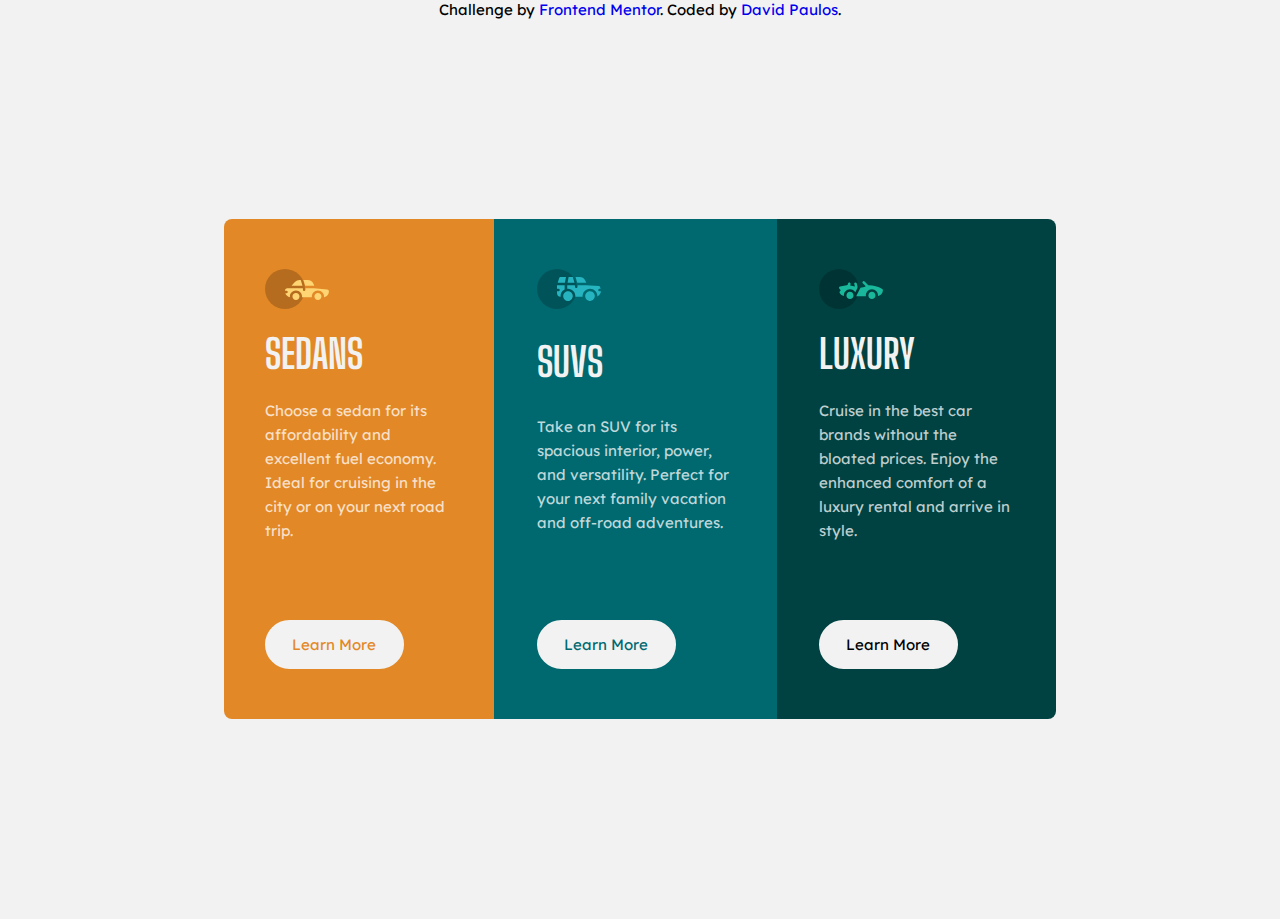
<file: 3-column-preview-card-component/index.html>
<!DOCTYPE html>
<html lang="en">
<head>
  <meta charset="UTF-8">
  <meta name="viewport" content="width=device-width, initial-scale=1.0">
  <meta name="author" content="David Paulos">
  <link rel="icon" type="image/png" sizes="32x32" href="./images/favicon-32x32.PNG">
  <link rel="stylesheet" href="style.css">
  <title>David Pualos | Frontend Mentor | 3-column preview card component</title>
</head>
<body>
  <header>
    <div class="attribution">
      <p>Challenge by <a href="https://www.frontendmentor.io/challenges/3column-preview-card-component-pH92eAR2-"
          target="_blank">Frontend Mentor</a>.
        Coded by <a href="https://github.com/David-Paulos" title="David Paulos's Github" target="_blank">David
          Paulos</a>.</p>
    </div>
  </header>
  <main>
    <div class="cards-container">
      <div class="orange-card">
        <div class="cards__inner">
          <img src="./images/icon-sedans.svg" alt="">
          <h1>SEDANS</h1>
          <p>Choose a sedan for its affordability and excellent fuel economy. Ideal for cruising in the city
            or on your next road trip.</p>
          <a class="orange__a" href="#">Learn More</a>
        </div>
      </div>
      <div class="cyan-card">
        <div class="cards__inner">
          <img src="./images/icon-suvs.svg" alt="">
          <h2>SUVS</h2>
          <p>Take an SUV for its spacious interior, power, and versatility. Perfect for your next family vacation
            and off-road adventures.</p>
          <a class="cyan__a" href="#">Learn More</a>
        </div>
      </div>
      <div class="dark-cyan-card">
        <div class="cards__inner">
          <img src="./images/icon-luxury.svg" alt="">
          <h2>LUXURY</h2>
          <p>Cruise in the best car brands without the bloated prices. Enjoy the enhanced comfort of a luxury
            rental and arrive in style.</p>
          <a class="dark-cyan__a" href="#">Learn More</a>
        </div>
      </div>
    </div>
  </main>
</body>
</html>
</file>
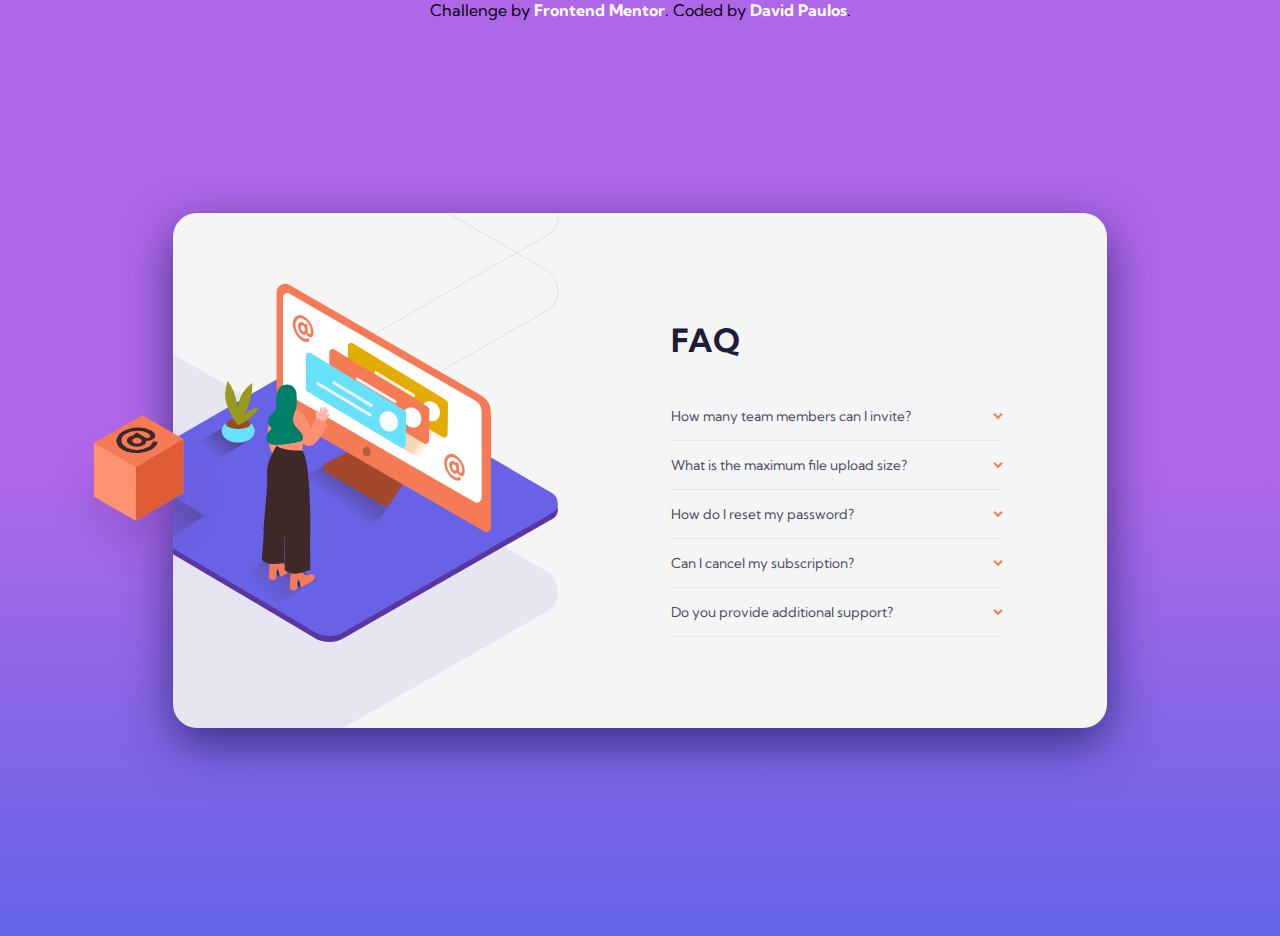
<file: faq-accordion-card/index.html>
<!DOCTYPE html>
<html lang="en">

<head>
  <meta charset="UTF-8">
  <meta name="viewport" content="width=device-width, initial-scale=1.0">
  <meta name="author" content="David Paulos">
  <link rel="icon" type="image/png" sizes="32x32" href="./images/favicon-32x32.PNG">
  <link rel="stylesheet" href="style.css">
  <title>David Paulos | Frontend Mentor | FAQ Accordion Card</title>
</head>
<body>
  <header>
    <div class="attribution">
      <p>Challenge by <a href="https://www.frontendmentor.io/challenges/faq-accordion-card-XlyjD0Oam"
          target="_blank">Frontend Mentor</a>.
        Coded by <a href="https://github.com/David-Paulos" title="David Paulos's Github" target="_blank">David
          Paulos</a>.</p>
    </div>
  </header>
  <main>
    <div class="my-box">
      <img src="./images/illustration-woman-online-mobile.svg" alt="">
    </div>
    <div class="faqs-container">
      <h1>FAQ</h1>
      <div class="faqs-section">
        <details>
          <summary>
            <h2>How many team members can I invite?</h2>
          </summary>
          <div>
            <p>You can invite up to 2 additional users on the Free plan. There is no limit on
              team members for the Premium plan.</p>
          </div>
        </details>
        <details>
          <summary>
            <h2>What is the maximum file upload size?</h2>
          </summary>
          <div>
            <p>No more than 2GB. All files in your account must fit your allotted storage space.</p>
          </div>
        </details>
        <details>
          <summary>
            <h2>How do I reset my password?</h2>
          </summary>
          <div>
            <p>Click “Forgot password” from the login page or “Change password” from your profile page.
              A reset link will be emailed to you.</p>
          </div>
        </details>
        <details>
          <summary>
            <h2>Can I cancel my subscription?</h2>
          </summary>
          <div>
            <p>Yes! Send us a message and we'll process your request no questions as</p>
          </div>
        </details>
        <details>
          <summary>
            <h2>Do you provide additional support?</h2>
          </summary>
          <div>
            <p>Chat and email support is available 24/7. Phone lines are open during normal business hours.</p>
          </div>
        </details>
      </div>
    </div>
  </main>
</body>
</html>
</file>
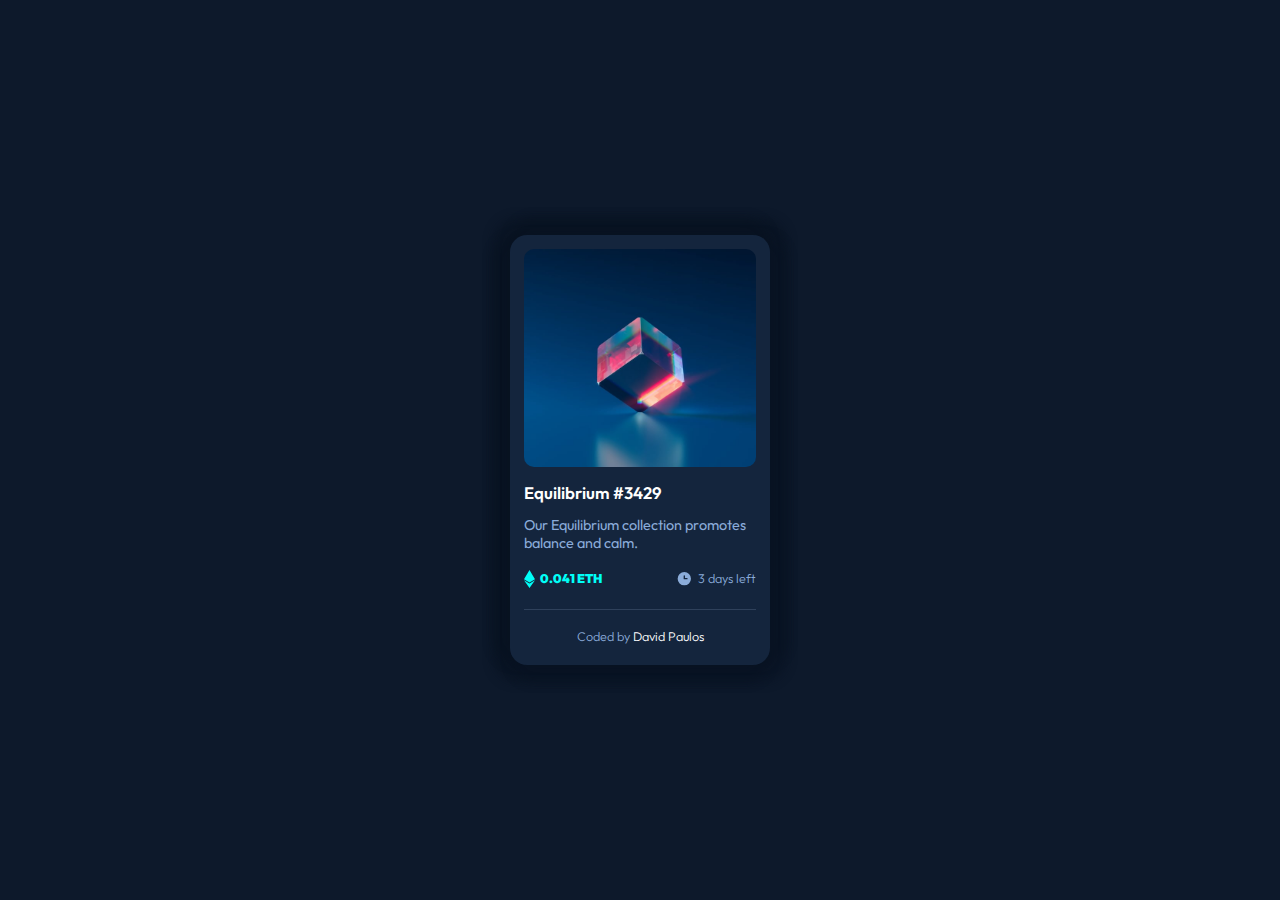
<file: nft-preview-card-component/index.html>
<!DOCTYPE html>
<html lang="en">
<head>
  <meta charset="UTF-8">
  <meta name="viewport" content="width=device-width, initial-scale=1.0"> <!-- displays site properly based on user's device -->
  <meta name="author" content="David Paulos">
  <link rel="icon" type="image/png" sizes="32x32" href="./images/favicon-32x32.PNG">
  <link rel="stylesheet" href="style.css">
  <title>David Paulos | Frontend Mentor | NFT preview card component</title>
</head>
<body>
  <main>
    <h1 class="sr-only">a</h1>
    <div class="outer-box">
      
      <div class="image-box">
        <img class="three-D-cube" src="./images/image-equilibrium.JPG" alt="tridimensional cube in red translucent color">
        <div class="hover-eye"></div>
      </div>
      
      <div class="descriptive-box">
        <p class="name-of-card">Equilibrium #3429</p>
        <p class="description">Our Equilibrium collection promotes balance and calm.</p>
      </div>
      
      <div class="ETH-price">
        <div class="displayment-of-content">
          <ul>
            <li><img src="./images/icon-ethereum.SVG" alt="Ethereum icon"></li>
            <li class="cyan-text">0.041 ETH</li>
          </ul>
          <ul>
            <li><img src="./images/icon-clock.SVG" alt="Clock icon"></li>
            <li>3 days left</li>
          </ul>
        </div>
      </div>
      <div class="card-bottom">
        <p>Coded by <a href="https://github.com/David-Paulos" title="David Paulos's Github" target="_blank">David Paulos</a></p>
      </div>
    </div>
  </main>
</body>
</html>
</file>
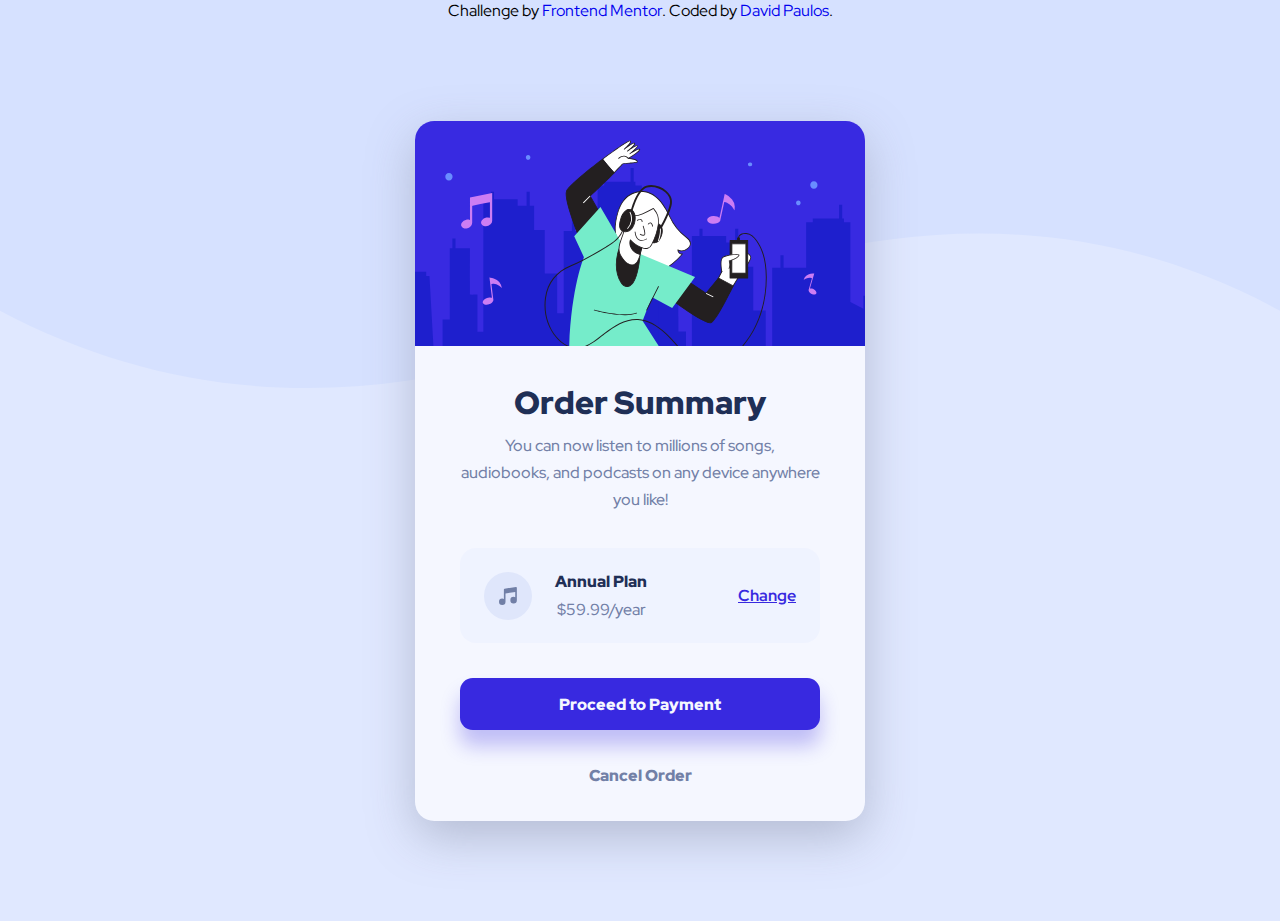
<file: order-summary-component/index.html>
<!DOCTYPE html>
<html lang="en">

<head>
  <meta charset="UTF-8">
  <meta name="viewport" content="width=device-width, initial-scale=1.0">
  <meta name="author" content="David Paulos">
  <link rel="icon" type="image/png" sizes="32x32" href="./images/favicon-32x32.PNG">
  <link rel="stylesheet" href="style.css">
  <title>David Paulos | Frontend Mentor | Order summary card</title>
</head>

<body>
  <header>
    <div class="attribution">
      <p>Challenge by <a href="https://www.frontendmentor.io/challenges/order-summary-component-QlPmajDUj" target="_blank">Frontend Mentor</a>.
      Coded by <a href="https://github.com/David-Paulos" title="David Paulos's Github" target="_blank">David Paulos</a>.</p>
    </div>
  </header>
  <main>
    <div class="order-summary-card">
      <div class="lady-headphones-img">
        <img src="./images/illustration-hero.svg" alt="">
      </div>
      <div class="card-text-content">
        <h1>Order Summary</h1>
        <p class="advert">You can now listen to millions of songs, audiobooks, and podcasts on any device anywhere you
          like!</p>
        <div class="annual-plan">
          <img src="./images/icon-music.svg" alt="">
          <div class="annual-price">
            <h2>Annual Plan</h2>
            <p>$59.99/year</p>
          </div>
          <a href="#">Change</a>
        </div>
        <a class="payment-button" href="#">Proceed to Payment</a>
        <a class="cancel-order" href="#">Cancel Order</a>
      </div>
    </div>
  </main>
</body>

</html>
</file>
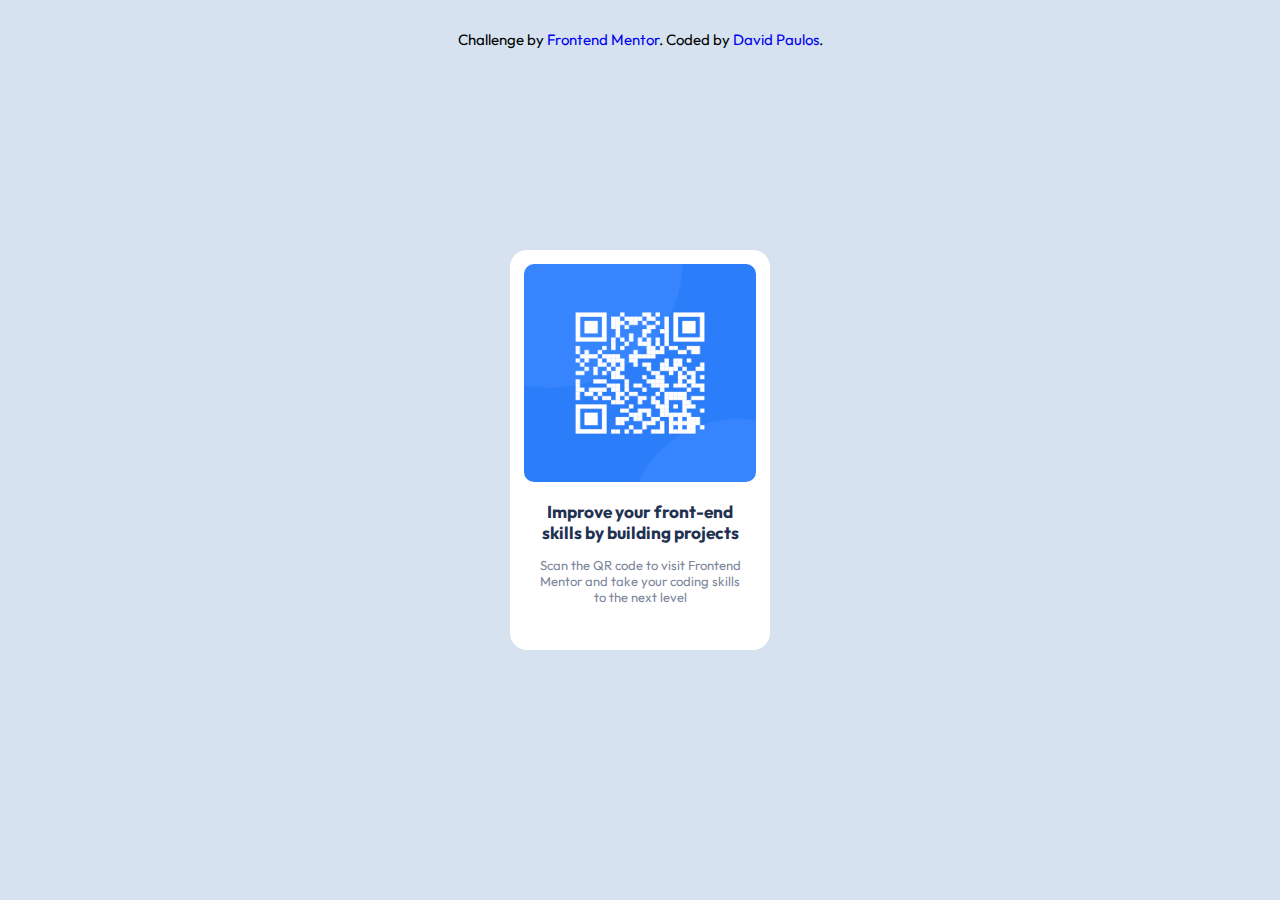
<file: qr-code-component/index.html>
<!DOCTYPE html>
<html lang="en">
<head>
  <meta charset="UTF-8">
  <meta name="viewport" content="width=device-width, initial-scale=1.0"> <!-- displays site properly based on user's device -->
  <meta name="author" content="David Paulos">
  <link rel="icon" type="image/png" sizes="32x32" href="./images/favicon-32x32.PNG">
  <link rel="stylesheet" href="styles.css">
  <title>David Paulos | Frontend Mentor | QR code component</title>
</head>
<body>
<main>
<h1 class="sr-only">a</h1>
  <div class="outer-box">
    <div class="qr-box">
      <img src="./images/image-qr-code.PNG" alt="QR code">
    </div>
    <p class="bold-text">
      Improve your front-end skills by building projects
    </p>
    <p class="muted-text">
      Scan the QR code to visit Frontend Mentor and take your coding skills to the next level
    </p>
  </div>
  
</main>  
  <div class="attribution">
    <p>Challenge by <a href="https://www.frontendmentor.io?ref=challenge" target="_blank">Frontend Mentor</a>. 
    Coded by <a href="https://github.com/David-Paulos" title="David Paulos's Github" target="_blank">David Paulos</a>.</p>
  </div>
</body>
</html>
</file>
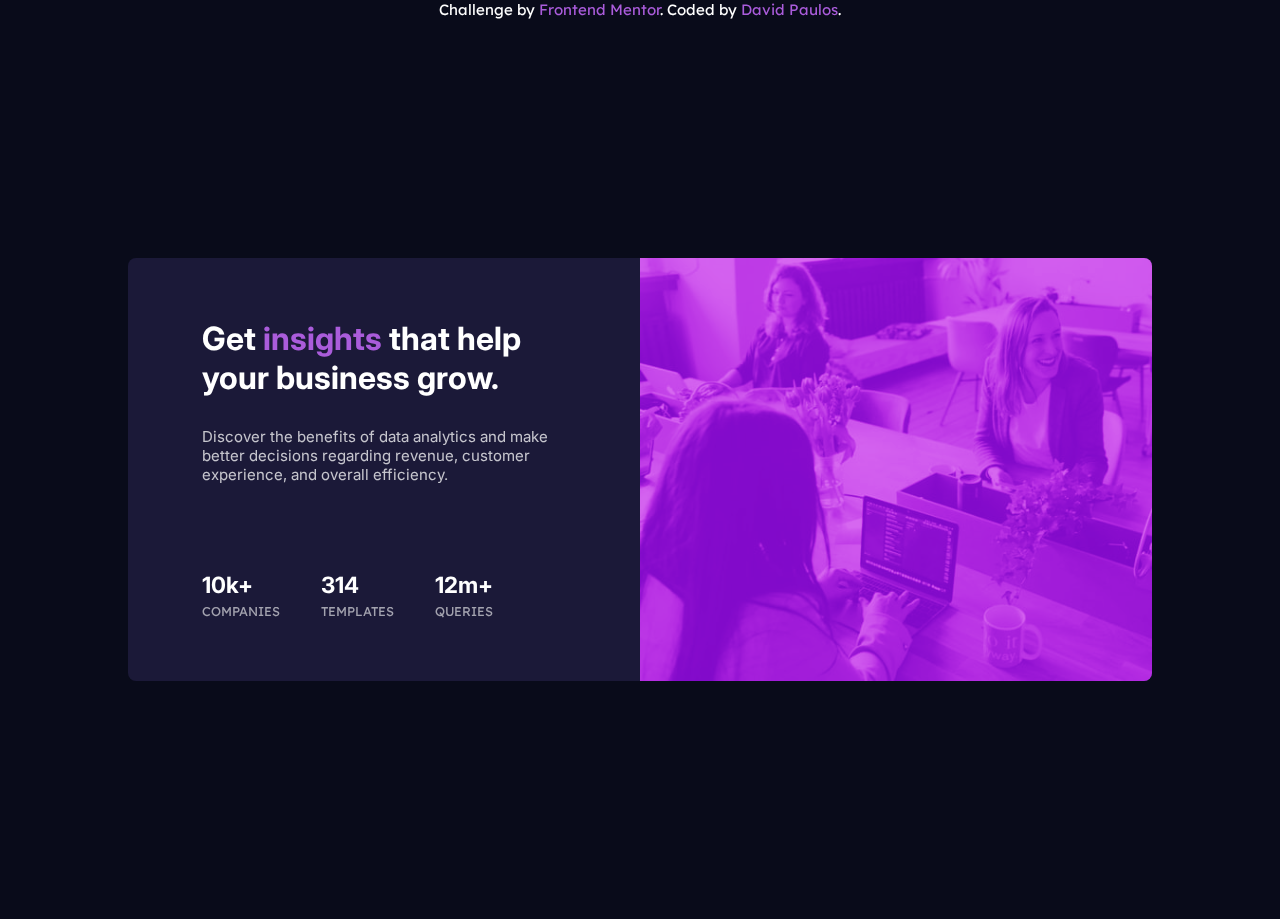
<file: stats-preview-card-component/index.html>
<!DOCTYPE html>
<html lang="en">

<head>
  <meta charset="UTF-8">
  <meta name="viewport" content="width=device-width, initial-scale=1.0">
  <!-- displays site properly based on user's device -->
  <meta name="author" content="David Paulos">
  <link rel="icon" type="image/png" sizes="32x32" href="./images/favicon-32x32.PNG">
  <link rel="stylesheet" href="style.css">
  <title>David Paulos | Frontend Mentor | Stats preview card component</title>
</head>

<body>
  <header>
    <div class="attribution">
      <p>Challenge by <a href="https://www.frontendmentor.io/challenges/stats-preview-card-component-8JqbgoU62"
          target="_blank">Frontend Mentor</a>. Coded by <a href="https://github.com/David-Paulos"
          title="David Paulos's Github" target="_blank">David
          Paulos</a>.</p>
    </div>
  </header>
  <main>
    <div class="card-contains-all-info">
      <div class="text-card">
        <div class="content-box">
          <h1>Get <span>insights</span> that help your business grow.</h1>
          <div class="style-p">
            <p>Discover the benefits of data analytics and make better decisions regarding revenue, customer
              experience, and overall efficiency.</p>
          </div>
          <div class="stats-list">
            <ul>
              <li><h2>10k+</h2></li>
              <li>COMPANIES</li>
            </ul>
            <ul>
              <li><h2>314</h2></li>
              <li>TEMPLATES</li>
            </ul>
            <ul>
              <li><h2>12m+</h2></li>
              <li>QUERIES</li>
            </ul>
          </div>
        </div>
      </div>
      <div class="image-card">
        <div class="accent"></div>
      </div>
    </div>
  </main>
</body>

</html>
</file>
<file: 3-column-preview-card-component/style.css>
@import url('https://fonts.googleapis.com/css2?family=Lexend+Deca&display=swap');
@import url('https://fonts.googleapis.com/css2?family=Big+Shoulders+Display:wght@700&display=swap');

:root {
    /*====== Primary ======*/
    --Bright-orange: hsl(31, 77%, 52%);
    --Dark-cyan: hsl(184, 100%, 22%);
    --Very-dark-cyan: hsl(179, 100%, 13%);
   
   /*======= Neutral ========*/
    --paragraphs: hsla(0, 0%, 100%, 0.75); /* Transparent white */
    --background-headings-buttons: hsl(0, 0%, 95%); /* Very light gray */
}

/* ================== HTML PAGE FORMATTING ================*/
*, *::before, *::after {
    margin:0;
    padding:0;
    outline:0;
    appearance: none;
    border: 0;
    text-decoration: none;
    list-style: none;
    box-sizing: border-box;
}

body {
    width: 100%;
    height: 100vh;
    background-color: var(--background-headings-buttons);
    font-family: 'Lexend Deca', sans-serif;
    font-size: 15px;
}

header {
    display:flex;
    align-items: center;
    justify-content: center;
    width: 100%;
}

header p {
    text-align: center;
}

main {
    display:flex;
    align-items: center;
    justify-content: center;
    min-height: 100vh;       
    }

/* ================= CARD THAT CONTAINS ALL INFO =============== */
.cards-container {
    display:flex;
    align-items: center;
    justify-content: center;
    flex-direction: column;
    width:90%;
    border-radius: 0.5rem;
    padding: 1rem 0;    
}

.cards__inner {
    width:70%;
    height:80%;
    display:flex;
    align-items:flex-start;
    justify-content: space-between;
    flex-direction: column;
    
}

.orange-card {
    background-color: var(--Bright-orange);
    display:flex;
    flex-direction: column;
    align-items: center;
    justify-content: space-around;
    height:440px;
    border-top-left-radius: 0.5rem;
    border-top-right-radius: 0.5rem;
    
}
.cyan-card {
    background-color: var(--Dark-cyan);
    display:flex;
    flex-direction: column;
    align-items: center;
    justify-content: space-around;
    height:440px;
}
.dark-cyan-card {
    background-color: var(--Very-dark-cyan);
    display:flex;
    flex-direction: column;
    align-items: center;
    justify-content: space-around;
    height:440px;
    border-bottom-left-radius: 0.5rem;
    border-bottom-right-radius: 0.5rem;
}

h1 {
    font-family: 'Big Shoulders Display', cursive;
    font-weight: 700;
    color: var(--background-headings-buttons);
    font-size:2.5rem;
}

h2 {
    font-family: 'Big Shoulders Display', cursive;
    font-weight: 700;
    color: var(--background-headings-buttons);
    font-size:2.5rem;
}

.cards__inner p {
    font-weight: 400;
    color: var(--paragraphs);
    line-height: 1.5rem;

}

.cards__inner a {
    background-color: var(--background-headings-buttons);
    padding: 0.8rem 1.6rem;
    border:2px solid var(--background-headings-buttons);
    border-radius:2rem;
    text-align: center;
    
}
.cards__inner a:hover {
    background-color: inherit;
    
    color: var(--background-headings-buttons);
}

.orange__a {
    color: var(--Bright-orange);
}

.cyan__a {
    color: var(--Dark-cyan);
}

.dark-cyan__a {
    color: var(--Very-dark-cyan-cyan);
}

/* ================= MEDIA QUERIES ============= */

@media screen and (min-width: 900px) {

    /* ================= CARD THAT CONTAINS ALL INFO =============== */
    .cards-container {
        flex-direction: row;
    }
    
    .dark-cyan-card {
        border-bottom-left-radius: 0;
        border-top-right-radius: 0.5rem;
        border-bottom-right-radius: 0.5rem;
    }

    .orange-card {
        border-top-right-radius: 0;
        border-bottom-left-radius: 0.5rem ;
    }
}

@media screen and (min-width: 1220px) {
    .cards-container {
        width:65%;
    }

    .orange-card, .cyan-card, .dark-cyan-card {
        height:500px;
    }

    .cards__inner a {
        margin-top: 3.5rem;
    }

}
</file>
<file: faq-accordion-card/style.css>
@import url('https://fonts.googleapis.com/css2?family=Kumbh+Sans:wght@400;700&display=swap');

:root {
    /*====== Primary ======*/
    --FAQ: hsl(238, 29%, 16%);
    --hover-text: hsl(14, 88%, 65%);
    --questions: hsl(237, 12%, 33%);
    --paragraphs: hsl(240, 6%, 50%);
    --divisions: hsl(240, 5%, 91%);

    /* ======== BACKGROUND GRADIENT======= */
    --Soft-violet: hsl(273, 75%, 66%);
    --Soft-blue: hsl(240, 73%, 65%);  
}

/* ================== HTML PAGE FORMATTING ================*/
/* == MOBILE FIRST DESIGN == */
*, *::before, *::after {
    margin:0;
    padding:0;
    outline:0;
    appearance: none;
    border: 0;
    text-decoration: none;
    list-style: none;
    box-sizing: border-box;
}

body {
    width: 100%;
    background: rgb(175,103,233);
    background: linear-gradient(180deg, rgba(175,103,233,1) 50%, rgba(101,101,231,1) 100%);
    font-family: 'Kumbh Sans', sans-serif;
    font-size: 12px;
}
header {
    display:flex;
    align-items: center;
    justify-content: center;
    padding-block-end: 1rem;
    width: 100%;
}

header p {
    text-align: center;
    font-size: 1rem;
    font-weight: 400;
}
header a {
    color:white;
    font-weight: 700;
}

main {
    display:flex;
    align-items: center;
    justify-content: center;
    flex-direction: column;
    min-height: 100vh;       
}

/*==== ILLUSTRATIVE IMAGES ==== */
.my-box {
    width: 250px;
    height: 120px;
    position: relative;
    top: 7rem;
    background-image: url(./images/bg-pattern-mobile.svg);
    background-repeat: no-repeat;
    background-position: center;
}

.my-box img {
    position:absolute;
    bottom: 2.1rem;
}

/* ================= CARD THAT CONTAINS ALL INFO =============== */

.faqs-container {
    display:flex;
    align-items: center;
    justify-content: space-around;
    flex-direction: column;
    background-color: whitesmoke;
    width:90%;
    min-height: 528px;
    border-radius: 1.5rem;
    margin-bottom: 2rem;
    box-shadow: 0 1rem 3rem 0rem rgba(31, 31, 99, 0.774);
}

h1 {
    text-align: center;
    color: var(--FAQ);
    font-weight: 700;
    font-size: 2rem;
    margin-top: 7rem;
    margin-bottom:1rem;
}
/* ==================== FAQS SECTION ================== */
.faqs-section {
    width: 85%;
}
/* == QUESTIONS == */
.faqs-section h2 {
    font-size: 0.85rem;
    font-weight: 400;
    color: var(--questions);
}
.faqs-section h2:hover {
    color: var(--hover-text);
}

details {
    padding:1rem 0;
    border-bottom: 1px solid var(--divisions);
}
details[open] > summary h2{
    color: var(--FAQ);
    font-weight: 700;
    padding-block-end: 0.70rem;
}

summary {
    cursor:pointer;
    position: relative;
}

/* ==== ARROW ==== */
details summary::after {
    content: url(./images/icon-arrow-down.svg);
    position: absolute;
    right: 0;
    top: 0;
}
/* == ARROW ANIMATION == */
details[open] summary::after {
    animation-name:rotation_open;
    animation-duration: 350ms;
    animation-fill-mode: forwards;
}

@keyframes rotation_open {
    from {
        transform: rotate(0deg);
    }
    to {
        transform: rotate(180deg);
    }
}

details:not([open]) summary:after {
    animation-name:rotation_close;
    animation-duration: 250ms;
}

@keyframes rotation_close {
    from {
        transform: rotate(180deg);
    }
    to {
        transform: rotate(0deg);
    }
}

/* ==== ANSWERS ==== */
.faqs-section  p {
    color: var(--paragraphs);
    font-weight: 400;
    line-height: 1rem;
    padding-inline-end: 2rem;
}
/* == TEXT ANIMATION == */
details[open] > div > p {
    opacity:0;
    animation-name: showContent;
    animation-duration: 350ms;
    animation-delay: 200ms;
    animation-fill-mode: forwards;
}

@keyframes showContent {
    from {
      opacity: 0;
    }
    to {
      opacity: 1;
    }
  }

/* == TEXT SLIDE ANIMATION == */
details:nth-of-type(5) {
    margin-bottom: 1rem;
}

details[open] > div {
    animation-name: slideDown;
    animation-duration: 500ms;
    animation-fill-mode: forwards;
}

@keyframes slideDown {
    from {
      opacity: 0;
      height: 0;
    }
  
    to {
      opacity: 1;
      height: 3vh;
      padding-bottom: 2.6rem;
    }
}

/* ========================= MEDIA QUERIES ===================== */
/* == FOR VERY SMALL SCREENS == */
@media screen and (max-width:364px) {

    details {
        padding:2.5rem 0;
    }
    
}

@media screen and (min-width: 1000px) {
    /* ================= PAGE FORMATTING ====================== */
    main {
        flex-direction: row;
        position: relative;      
    }
    
    /* ================= CARD THAT CONTAINS ALL INFO =============== */
    .faqs-container {
        width:73%;
        align-items:flex-end;
        justify-content: center;
        padding-inline-end: 2.5rem;
        min-height: 515px;
        position: relative;
        background:url(./images/illustration-woman-online-desktop.svg) -87px 70px no-repeat , 
        url(./images/bg-pattern-desktop.svg) -580px -295px no-repeat, whitesmoke ;
    }

    .faqs-container::before {
        content: url(./images/illustration-box-desktop.svg);
        position:absolute;
        top:200px;
        left:-130px;
        cursor:help;
    }

    .faqs-container:hover::before {
        animation-name: rollOn;
        animation-duration: 1050ms;
    }

    @keyframes rollOn {
        from {
            transform: rotate(0deg);
        }
        to{
            transform:rotate(1080deg)
        }
    }

    h1 {
        text-align: left;
        width:40%;
        margin-top: 6rem;
        margin-bottom:2rem;
    }

    .faqs-section {
        width: 40%;
    }

    details:nth-of-type(5) {
        margin-bottom: 5rem;
    }
    /*==== ILLUSTRATIVE IMAGES ==== */
    .my-box {
        display:none;
        width:0;
        height:0;
        background-image: none;

    }
    .my-box img {
        display: none;
    }

}

@media screen and (min-width: 1100px) {
    .faqs-container {
        width:73%;
        padding-inline-end: 6.5rem;

    }
}
</file>
<file: nft-preview-card-component/style.css>
@import url('https://fonts.googleapis.com/css2?family=Outfit:wght@300;400;600&display=swap');

/* =========== ROOT VARIABLES =============== */
:root {
     /*== PRIMARY COLORS ==*/
     --Soft-blue: hsl(215, 51%, 70%);
     --Cyan: hsl(178, 100%, 50%);
     /* == NEUTRAL COLORS == */
     --Very-dark-blue-main-background: hsl(217, 54%, 11%);
     --Very-dark-blue-card-background: hsl(216, 50%, 16%);
     --Very-dark-blue-line: hsl(215, 32%, 27%);
     --White: hsl(0, 0%, 100%);
}
/* ================== HTML PAGE FORMATTING ================*/
* {
    margin:0;
    padding:0;
    outline:0;
    appearance: none;
    border: 0;
    text-decoration: none;
    list-style: none;
    box-sizing: border-box;
}

html {
    font-size: 18px;
}

body {
    width:100%;
    height:100%;
    font-family:'Outfit', sans-serif;
    background-color: var(--Very-dark-blue-main-background);
}

h1 {
    display:none;
}
/* ================= CARD THAT CONTAINS ALL INFO =============== */
.outer-box {
    background-color: var(--Very-dark-blue-card-background);
    position:absolute;
    top:50%;
    left:50%;
    transform: translate(-50%, -50%);
    width: 260px;
    height: 430px;
    display:flex;
    flex-direction: column;
    align-items: center;
    border-radius: 17px;
    box-shadow: 0.5rem 0.5rem 0.5rem 0.5rem hsla(215, 60%, 8%, 0.5),
                -0.5rem -0.5rem 0.5rem 0.5rem hsl(217, 59%, 8%, 0.5),
                0.5rem -0.5rem 0.5rem 0.5rem hsl(217, 59%, 8%, 0.5),
                -0.5rem 0.5rem 0.5rem 0.5rem hsl(217, 59%, 8%, 0.5);
}
/* =============== CUBE IMAGE ================ */
.three-D-cube {
    width:100%;
    height:100%;
    border-radius:10px;
}

.image-box {
    width: 232px;
    height: 232px;
    object-fit:contain;
    padding-block-start:14px;
    margin-block-end:15px;
}

.hover-eye {
    width: 232px;
    height: 218px;
    position: absolute;
    top: 14px;
    left: 14px;
    border-radius:10px;   
}

/* ============= DESCRIPTIVE BOX ============== */
.descriptive-box { 
    width:232px;
    height: 70px;
    display:flex;
    flex-direction: column;
    align-items:flex-start;
    justify-content: space-between;
}

.name-of-card {
    color: var(--White);
    font-weight: 600;
    font-size: 0.93rem;
}

.description {
    color: var(--Soft-blue);
    font-weight: 400;
    font-size: 0.80rem;
}

.displayment-of-content {
    width:232px;
    padding:1rem 0rem;
    color: var(--Soft-blue);
    font-weight: 300;
    font-size: 0.70rem;
    display:flex;
    justify-content: space-between;
    border-block-end: 1px solid var(--Very-dark-blue-line);    
}

.cyan-text {
    color: var(--Cyan);
    font-weight: 900;
    
}

ul {
    display:flex;
}

li img {
    padding-inline-end: .3rem;
}

.card-bottom {
    margin-block-start: 1rem;
    color: var(--Soft-blue);
    font-weight: 300;
    font-size: 0.70rem;
    
}

.card-bottom a {
    color: var(--White);
}

/* ============ ON HOVER STATE ========== */

.card-bottom a:hover, .name-of-card:hover {
    cursor:pointer;
    color: var(--Cyan);
}

.hover-eye:hover {
    cursor:pointer;
    background-color: hsla(178, 100%, 50%, 0.5);
    background-image: url(./images/icon-view.SVG);
    background-repeat: no-repeat;
    background-position:center;

}

/* ============== MEDIA QUERIES FOR SMARTPHONES ============ */

@media screen and (max-height: 530px){

    /* ================= WHITE CARD THAT CONTAINS ALL INFO =============== */
    .outer-box {
        height: 320px;
    }
    /* =============== QR CODE ================ */
    .image-box {
        height: 142px;
    }
    .hover-eye {
        height: 129px;
    }
    .card-bottom {
        margin-block-start: 0.5rem;
    }

}
</file>
<file: order-summary-component/style.css>
@import url('https://fonts.googleapis.com/css2?family=Red+Hat+Display:wght@500;700;900&display=swap');

:root {
     /*====== Primary ======*/
    --Pale-blue: hsl(225, 100%, 94%); 
    --Bright-blue: hsl(245, 75%, 52%);
    
    /*======= Neutral ========*/
    --Very-pale-blue: hsl(225, 100%, 98%); 
    --Desaturated-blue: hsl(224, 23%, 55%); 
    --Dark-blue: hsl(223, 47%, 23%); 
}

/* ================== HTML PAGE FORMATTING ================*/
*, *::before, *::after {
    margin:0;
    padding:0;
    outline:0;
    appearance: none;
    border: 0;
    text-decoration: none;
    list-style: none;
    box-sizing: border-box;
}

body {
    width: 100%;
    height: 100vh;
    background-color: var(--Pale-blue);
    background-image: url(./images/pattern-background-desktop.svg);
    background-repeat: no-repeat;
    background-position: top left;
    background-attachment:fixed;
    background-size: contain;
    font-family: 'Red Hat Display', sans-serif;
    font-size: 16px;
}
header {
    display:flex;
    align-items: center;
    justify-content: center;
    width: 100%;
}

main {
    display: flex;
    align-items: center;
    justify-content: center;
    flex-direction: column;
    width:100%;
    min-height:100vh;
}

/* ================= CARD THAT CONTAINS ALL INFO =============== */
.order-summary-card {
    max-width:450px;
    height:700px;
    background-color: var(--Very-pale-blue);
    border-radius: 1.2rem;
    box-shadow: 0 1rem 3rem 0rem hsla(226, 21%, 71%, 0.774);
                    
}
/* =============== LADY-WITH-HEADPHONES IMAGE ================ */
.lady-headphones-img {
    width:100%;
    height:225px;
    border-top-left-radius: inherit;
    border-top-right-radius: inherit;
}

.lady-headphones-img img {
    border-top-left-radius: inherit;
    border-top-right-radius: inherit;
    object-fit:cover;
    width:100%;
    height:100%;
}
/* ============= SUMMARY BOX ============== */
.card-text-content {
    width:100%;
    height:475px;
    display:flex;
    flex-direction: column;
    align-items:center;
    justify-content: space-evenly;
    text-align: center;
    border-bottom-left-radius: inherit;
    border-bottom-right-radius: inherit; 
}
/* ========= HEADER ========= */
.card-text-content h1 {
    color: var(--Dark-blue);
    font-weight: 900;
}

/* ============ ADVERT ========= */
.advert{
    width:80%;
    color: var(--Desaturated-blue);
    font-weight: 500;
    line-height: 1.7rem;
    text-align: center;
    margin-top:-1.7rem;
}

/* ========= ANNUAL PLAN ======== */
.annual-plan {
    background-color: hsla(225, 100%, 94%, 0.247);
    height:20%;
    width:80%;
    display: flex;
    flex-direction: row;
    align-items: center;
    justify-content: space-between;
    padding:1.5rem 1.5rem;
    border-radius:1rem;
}

.annual-price {
    line-height:1.7rem;
    margin-right:4.2rem;
}

.annual-plan h2 {
    color: var(--Dark-blue);
    font-weight: 900;
    font-size: 1rem;
}

.annual-plan p {
    color: var(--Desaturated-blue);
    font-weight: 500;
}

.annual-plan a {
    color:var(--Bright-blue);
    font-weight: 700;
    text-decoration: underline;
    transition-property: color;
    transition-duration: 350ms;
}

/* ============= PROCEED TO PAYMENT BUTTON ============ */

.payment-button {
    width:80%;
    height:11%;
    background-color: var(--Bright-blue);
    color: var(--Very-pale-blue);
    font-weight: 900;
    display:flex;
    align-items: center;
    justify-content: center;
    border-radius:.8rem;
    box-shadow: 0 1rem 1.2rem  hsla(245, 75%, 52%, 0.281);
    cursor:pointer;
    transition-property: background-color;
    transition-duration: 350ms;
}


/* =========== CANCEL ORDER ========== */

.cancel-order {
    color: var(--Desaturated-blue);
    font-weight: 900;
    transition-property: color;
    transition-duration: 350ms;
}

/* =========== ACTIVE/HOVER STATES ========== */

.cancel-order:hover  {
    color: var(--Dark-blue);
}

.payment-button:hover {
    background-color: hsl(281, 72%, 60%);
}

.annual-plan a:hover {
    color:hsl(281, 72%, 60%);
    text-decoration: none;
}

@media screen and (max-width: 530px){

    /* ================== HTML PAGE FORMATTING ================*/

    body{
        width: 100%;
        height: 100vh;
        background-color: var(--Pale-blue);
        background-image: url(./images/pattern-background-mobile.svg);
        background-repeat: no-repeat;
        background-position: top left;
        background-attachment:fixed;
        background-size: contain;
    }

    header {
        text-align: center;
    }
    /* ================= CARD THAT CONTAINS ALL INFO =============== */
    .order-summary-card {
        max-width:330px;
    }
    /* ========= ANNUAL PLAN ======== */
    .annual-price {
        margin:0;
    }    
}
</file>
<file: qr-code-component/styles.css>
@import url('https://fonts.googleapis.com/css2?family=Outfit:wght@400;700&display=swap');

/* ============= ROOT VARIABLES ============ */
:root {
    /* ====== COLORS ===== */
    --color-white:hsl(0, 0%, 100%);
    --color-grayish-blue: hsl(220, 15%, 55%);
    --color-dark-blue: hsl(218, 44%, 22%);
    --background-color: hsl(212, 45%, 89%);
}
/* ================== HTML PAGE FORMATTING ================*/
* {
    margin:0;
    padding:0;
    outline:0;
    appearance: none;
    border: 0;
    text-decoration: none;
    list-style: none;
    box-sizing: border-box;
}

html {
    font-size: 15px;
}

body {
    width:100%;
    height:100%;
    font-family:'Outfit', sans-serif;
    background-color: var(--background-color);
}

h1 {
display:none;
}
/* ================= WHITE CARD THAT CONTAINS ALL INFO =============== */
.outer-box {
    background-color: var(--color-white);
    position:absolute;
    top:50%;
    left:50%;
    transform: translate(-50%, -50%);
    width: 260px;
    height: 400px;
    display:flex;
    flex-direction: column;
    align-items: center;
    border-radius: 17px;
}
/* =============== QR CODE ================ */
img {
    width:100%;
    height:100%;
    border-radius:10px;
}

.qr-box {
    width: 232px;
    height: 232px;
    object-fit:contain;
    padding-block-start:14px;
    margin-block-end:15px;
}
/* ============= DESCRIPTIVE TEXT BELOW QR CODE ============== */
p {
    text-align:center;
}

.bold-text {
    font-size:1.15rem;
    font-weight: 700;
    padding: 4px 30px 14px;
    color: var(--color-dark-blue);
}

.muted-text {
    font-size: 0.87rem;
    font-weight:400;
    padding: 0px 25px;
    color: var(--color-grayish-blue);
}

/* ============= ATTRIBUTION ============ */

.attribution {
    text-align: center;
    margin-block-start: 2rem;
}

/* ============== MEDIA QUERIES FOR SMARTPHONES ============ */

@media screen and (max-height: 530px){

    /* ================= WHITE CARD THAT CONTAINS ALL INFO =============== */
    .outer-box {
        height: 280px;
    }
    /* =============== QR CODE ================ */
    .qr-box {
        width: 112px;
        height: 112px;
    }
    /* ============= ATTRIBUTION ============ */
    .attribution {
        margin-block-start: 1rem;
    }
}
</file>
<file: stats-preview-card-component/style.css>
@import url('https://fonts.googleapis.com/css2?family=Inter:wght@400;700&display=swap');
@import url('https://fonts.googleapis.com/css2?family=Lexend+Deca&display=swap');

:root {
    /*====== Primary ======*/
    --Very-dark-blue: hsl(233, 47%, 7%); /* main background */
    --Dark-desaturated-blue: hsl(244, 38%, 16%); /* card background */
    --Soft-violet: hsl(277, 64%, 61%); /* accent */
   
   /*======= Neutral ========*/
   --White: hsl(0, 0%, 100%); /* main heading, stats */
   --Slightly-transparent-white: hsla(0, 0%, 100%, 0.75); /* main paragraph */
   --Slightly-transparent-white-stat: hsla(0, 0%, 100%, 0.6); /*  stat headings */
}

/* ================== HTML PAGE FORMATTING ================*/
*, *::before, *::after {
    margin:0;
    padding:0;
    outline:0;
    appearance: none;
    border: 0;
    text-decoration: none;
    list-style: none;
    box-sizing: border-box;
}

body {
    width: 100%;
    height: 100vh;
    font-family: 'Inter', sans-serif;
    font-size: 15px;
    background-color: var(--Very-dark-blue);

}

header {
    width:100%;
}

header p {
    color: white;
}
header a {
    color: var(--Soft-violet);
}


 main {
     width:100%;
     min-height:100vh;
     display:flex;
     align-items: center;
     justify-content: center; 
}

.attribution {
    text-align: center;
    font-family:'Lexend Deca', sans-serif;
}
/* ================= CARD THAT CONTAINS ALL INFO =============== */

main .card-contains-all-info {
    width:80%;
    height:423px;
    background-color: var(--Dark-desaturated-blue);
    display:flex;
    align-items: center;
    justify-content: center;
    border-radius: 0.5rem;
}

/* ============ TEXT CARD ============ */
main .text-card {
    width:50%;
    height:100%; 
    display:flex;
    align-items: center;
    justify-content: center;   
}

main .content-box {
    width: 71%;
    height: 71%;
    display:flex;
    flex-direction: column;
    align-items:flex-start;
    justify-content: space-between;

}

main .content-box h1 {
    color: var(--White);
    font-weight: 700;
    font-size: 2.24rem;
}

main .content-box span {
    color: var(--Soft-violet);
}

main .content-box p {
    color: var(--Slightly-transparent-white);
    font-weight: 400;
    
}

main .style-p {
    margin-block-end: 3.5rem;

}

/* ============ STATS PART =========== */
main .stats-list {
    width:80%;
    display:flex;
    align-items: center;
    justify-content: space-between;
}

main .stats-list ul {
    display: flex;
    flex-direction: column;
    align-items: flex-start;
    height:3rem;
    justify-content: space-between;
}

main li:nth-of-type(1) {
    color: var(--White);
    font-weight: 700;
    
}
main li:nth-of-type(2) {
    color: var(--Slightly-transparent-white-stat);
    font-family: 'Lexend Deca', sans-serif;
    font-weight: 400;
    font-size: 0.8rem;
}



/* ================== IMAGE CARD =============== */

main .image-card {
    width:50%;
    height:100%;
    background-color: hsl(277, 64%, 61%);
    background-image: url(./images/image-header-desktop.JPG);
    background-size: cover;
    background-position:center;
    background-repeat: no-repeat;
    background-blend-mode:soft-light;
    border-top-right-radius: 0.5rem;
    border-bottom-right-radius: 0.5rem;
   
}

main .image-card .accent {
    width:100%;
    height: 100%;
    background-color: hsl(293, 77%, 40%);
    mix-blend-mode:soft-light;
    border-top-right-radius: 0.5rem;
    border-bottom-right-radius: 0.5rem;  
      
}
/* =============== MEDIA QUERIES =========== */
/* =============== TABLET ============= */
@media screen and (max-width: 1328px) {
    
    main .content-box h1 {
        font-size: 2rem;
    }

}

@media screen and (max-width: 1184px) {
    
    main .content-box h1 {
        font-size: 1.8rem;
    }

}

@media screen and (max-width: 1065px) {
    
    main .content-box h1 {
        font-size: 1.6rem;
    }

}

@media screen and (max-width: 1000px) {
    
    main .content-box h1 {
        font-size: 1.5rem;
    }

    main .style-p {
        margin-block-end:0;
    }

    main .stats-list ul {
        align-items: center;
    }

    main li:nth-of-type(2) {
        font-size: 0.7rem;
    }

    main .image-card {
        background-position:right ;
    }

    main .stats-list {
        width:90%;
    }
}

@media screen and (max-width: 892px) {
    
    main .content-box h1 {
        font-size: 1.4rem;
    }    
}

@media screen and (max-width: 838px) {
    
    main .content-box h1 {
        text-align: center;
    }

    main .content-box p {
        text-align:center;
    }

    main .stats-list {
        width:100%;
    }
}

@media screen and (max-width: 715px) {

    main li:nth-of-type(2) {
        font-size: 0.6rem;
    }
}

@media screen and (max-width: 649px) {

    main li:nth-of-type(1) {
        font-size: 0.8rem;
    }
}

@media screen and (max-width: 603px) {

    main li:nth-of-type(2) {
        font-size: 0.5rem;
    }
}
/* =============== MOBILE ===================*/

@media screen and (max-width: 553px) {

    main .card-contains-all-info {
        flex-direction:column-reverse;
        align-items:center;
        width:90%;
        height:900px;
    }

    main .image-card {
        width:100%;
        height:35%;
        background-image: url(./images/image-header-mobile.JPG);
        background-size: cover;
        background-position: center;
        border-top-right-radius: 0.5rem;
        border-top-left-radius: 0.5rem;
        border-bottom-right-radius: 0;
    }
    
    main .image-card .accent {
        border-top-right-radius: 0.5rem;
        border-top-left-radius: 0.5rem;
        border-bottom-right-radius: 0;
    }

    main .text-card {
        width:100%;
        height:65%;
    }

    main .content-box {
        width: 80%;
        height: 100%;
        align-items:center;
        justify-content:space-evenly;
    }

    main .content-box h1 {
        font-size: 2.24rem;
    }

    main .content-box p {
        font-size:initial;
    }

    main .style-p {
        margin-block-end: 2rem;
    }

    /* ============ STATS PART =========== */

    main .stats-list {
        height:35%;
        flex-direction: column;
    }
    main .stats-list ul {
        display: flex;
        flex-direction: column;
        align-items: center;
        height:3rem;
        justify-content: space-between;
    }

    main li:nth-of-type(1){
        font-size:initial;
    }
    
    main li:nth-of-type(2){
        font-size:0.8rem;
    }
}
</file>
